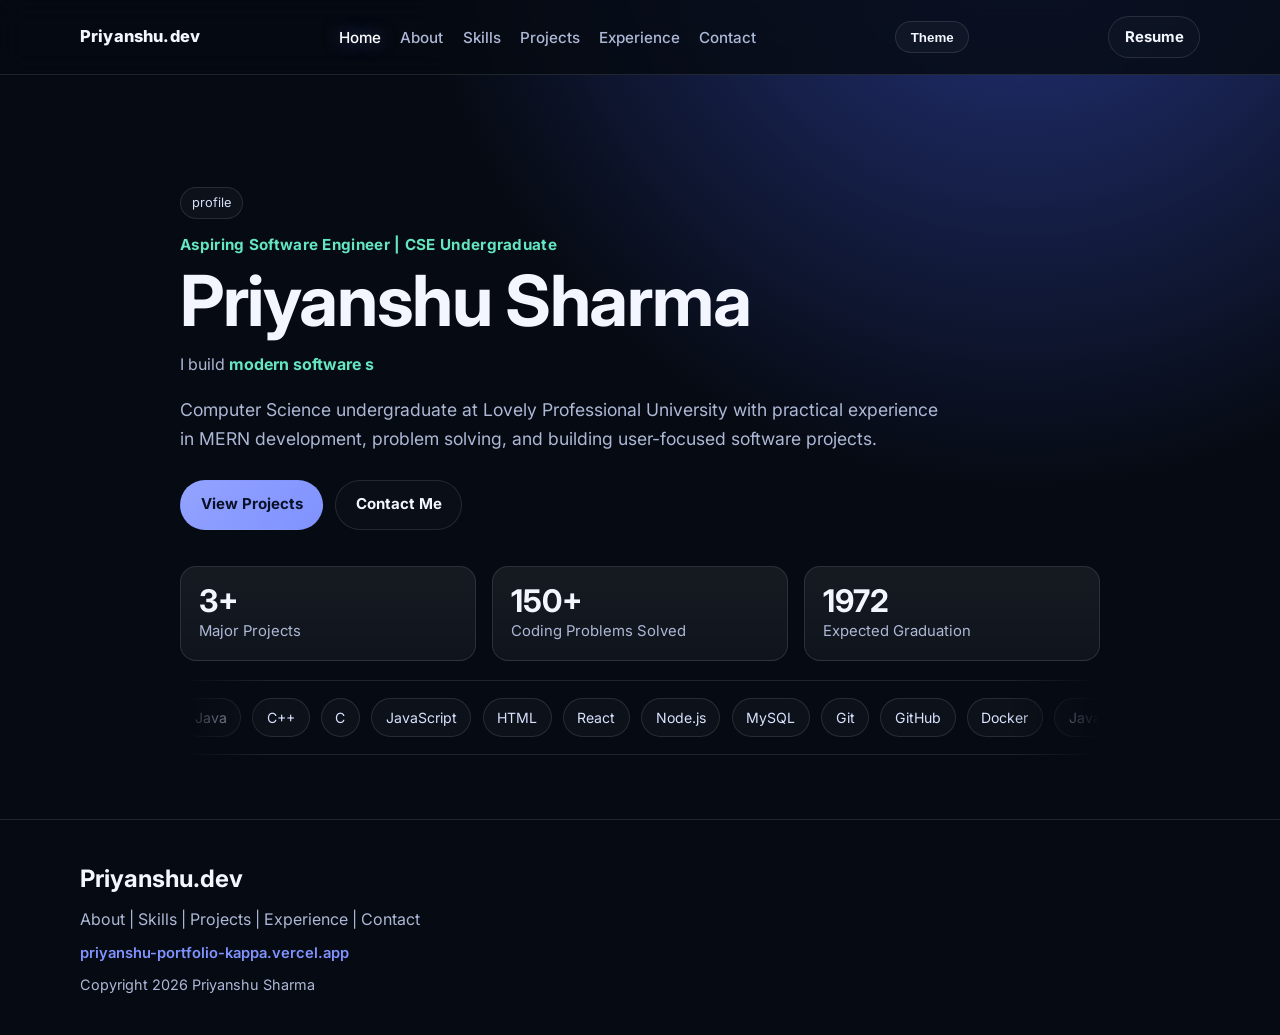
<file: index.html>
<!DOCTYPE html>
<html lang="en">
  <head>
    <meta charset="UTF-8" />
    <meta name="viewport" content="width=device-width, initial-scale=1.0" />
    <meta
      name="description"
      content="Priyanshu Sharma - Portfolio | Aspiring Software Engineer"
    />
    <title>Priyanshu.dev | Portfolio</title>
    <link rel="canonical" href="https://priyanshu-portfolio-kappa.vercel.app/" />
    <meta property="og:url" content="https://priyanshu-portfolio-kappa.vercel.app/" />
    <meta property="og:title" content="Priyanshu Sharma | Portfolio" />
    <meta
      property="og:description"
      content="Aspiring Software Engineer | CSE Undergraduate — MERN, problem solving, user-focused projects."
    />
    <meta property="og:type" content="website" />
    <meta name="twitter:card" content="summary_large_image" />
    <link rel="preconnect" href="https://fonts.googleapis.com" />
    <link rel="preconnect" href="https://fonts.gstatic.com" crossorigin />
    <link
      href="https://fonts.googleapis.com/css2?family=Inter:wght@400;500;600;700;800&display=swap"
      rel="stylesheet"
    />
    <link rel="stylesheet" href="style.css" />
  </head>
  <body>
    <header class="site-header">
      <nav class="container navbar">
        <a href="index.html" class="brand">Priyanshu.dev</a>
        <ul class="menu">
          <li><a href="index.html" class="active">Home</a></li>
          <li><a href="about.html">About</a></li>
          <li><a href="skills.html">Skills</a></li>
          <li><a href="projects.html">Projects</a></li>
          <li><a href="experience.html">Experience</a></li>
          <li><a href="contact.html">Contact</a></li>
        </ul>
        <button class="theme-toggle" id="theme-toggle" aria-label="Toggle theme">
          Theme
        </button>
        <a
          class="resume-btn"
          href="./assets/CV_Priyanshu_Sharma1.pdf"
          target="_blank"
          rel="noreferrer"
          >Resume</a
        >
      </nav>
    </header>

    <main>
      <section class="hero">
        <div class="container hero-wrap">
          <div class="profile-pill">profile</div>
          <p class="tag">Aspiring Software Engineer | CSE Undergraduate</p>
          <h1>Priyanshu Sharma</h1>
          <p class="typed-line">
            I build <span id="typed-role" class="typed-role"></span>
          </p>
          <p class="lead">
            Computer Science undergraduate at Lovely Professional University
            with practical experience in MERN development, problem solving, and
            building user-focused software projects.
          </p>
          <div class="hero-cta">
            <a href="projects.html" class="btn btn-primary">View Projects</a>
            <a href="contact.html" class="btn btn-ghost">Contact Me</a>
          </div>

          <div class="stats">
            <article class="stat-card reveal">
              <h3 class="counter" data-target="3">0</h3>
              <p>Major Projects</p>
            </article>
            <article class="stat-card reveal">
              <h3 class="counter" data-target="150">0</h3>
              <p>Coding Problems Solved</p>
            </article>
            <article class="stat-card reveal">
              <h3 class="counter" data-target="2027">0</h3>
              <p>Expected Graduation</p>
            </article>
          </div>

          <div class="marquee hero-marquee">
            <div class="marquee-track">
              <span>Java</span><span>C++</span><span>C</span><span>JavaScript</span>
              <span>HTML</span><span>React</span><span>Node.js</span>
              <span>MySQL</span><span>Git</span><span>GitHub</span>
              <span>Docker</span>
            </div>
            <div class="marquee-track" aria-hidden="true">
              <span>Java</span><span>C++</span><span>C</span><span>JavaScript</span>
              <span>HTML</span><span>React</span><span>Node.js</span>
              <span>MySQL</span><span>Git</span><span>GitHub</span>
              <span>Docker</span>
            </div>
          </div>
        </div>
      </section>

    </main>

    <footer>
      <div class="container contact-wrap">
        <h2>Priyanshu.dev</h2>
        <p>
          <a href="about.html">About</a> | <a href="skills.html">Skills</a> |
          <a href="projects.html">Projects</a> |
          <a href="experience.html">Experience</a> |
          <a href="contact.html">Contact</a>
        </p>
        <p class="footer-live">
          <a
            href="https://priyanshu-portfolio-kappa.vercel.app/"
            target="_blank"
            rel="noopener noreferrer"
            >priyanshu-portfolio-kappa.vercel.app</a
          >
        </p>
        <p class="copy">Copyright <span id="year"></span> Priyanshu Sharma</p>
      </div>
    </footer>

    <button id="back-to-top" class="back-to-top" aria-label="Back to top">Top</button>
    <script src="script.js"></script>
  </body>
</html>
</file>
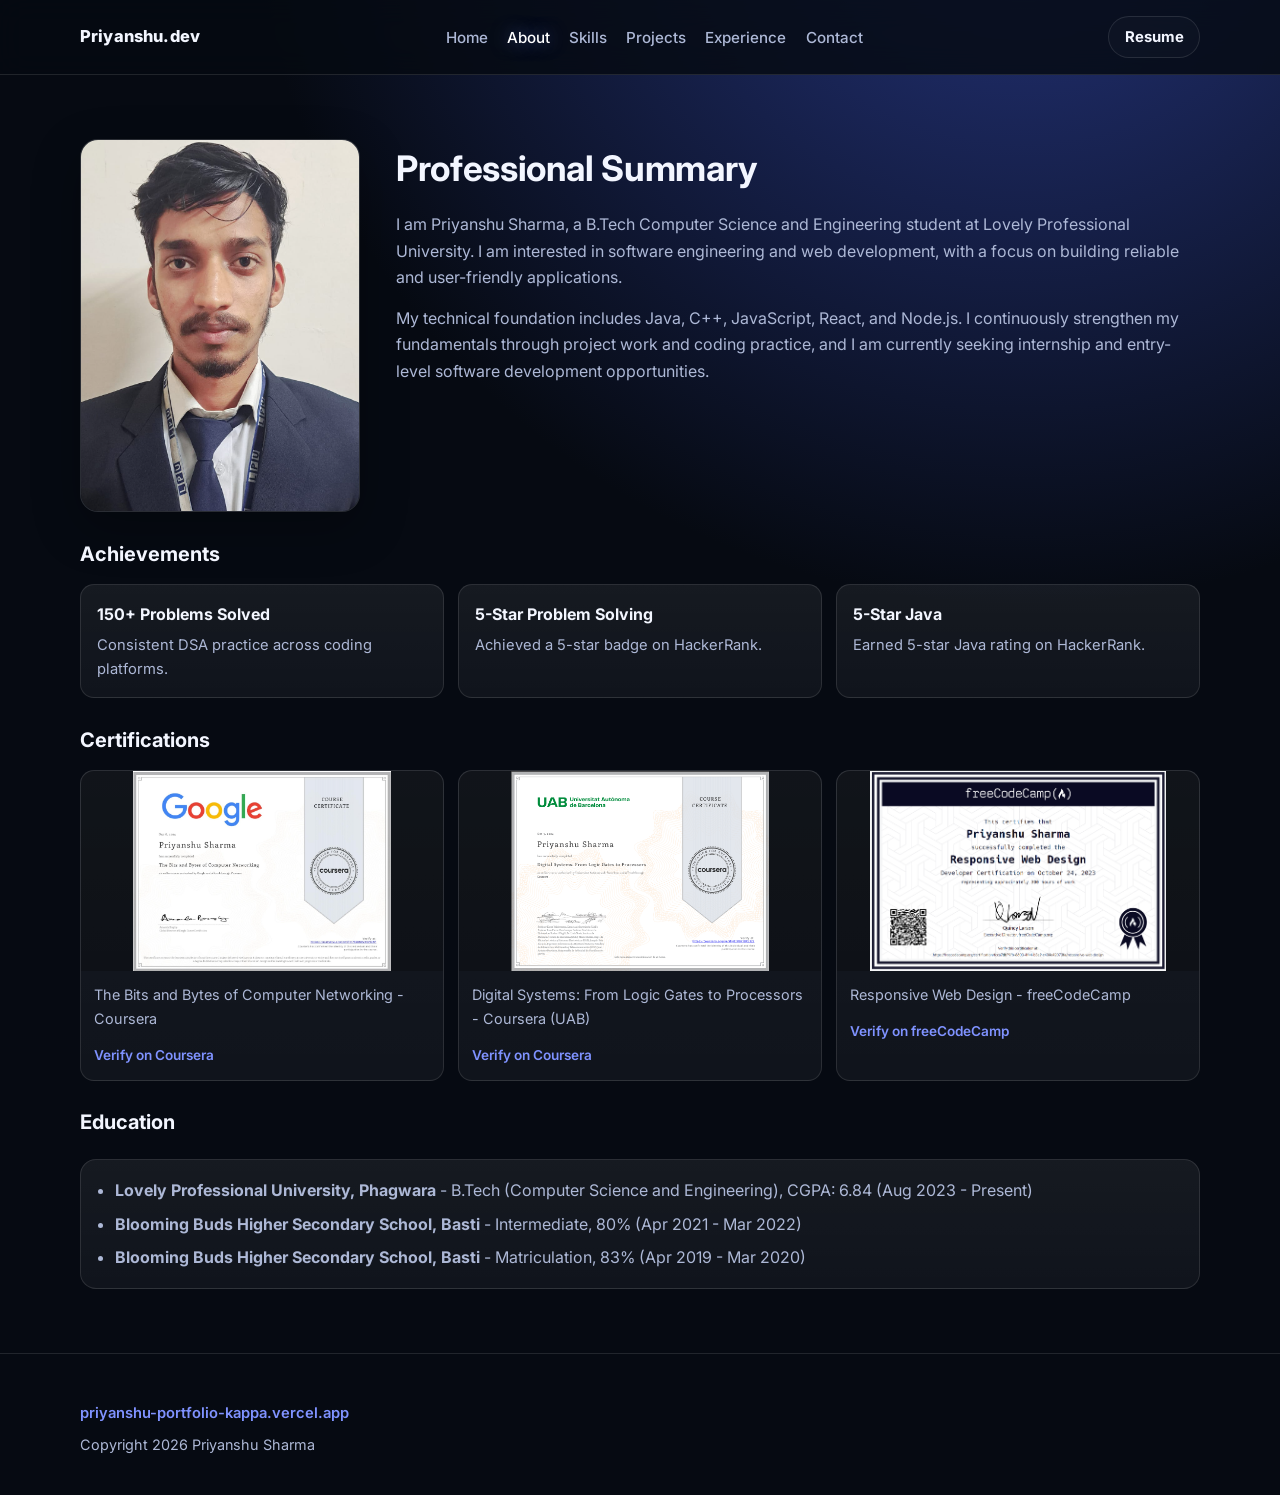
<file: about.html>
<!DOCTYPE html>
<html lang="en">
  <head>
    <meta charset="UTF-8" />
    <meta name="viewport" content="width=device-width, initial-scale=1.0" />
    <title>Priyanshu.dev | About</title>
    <link rel="canonical" href="https://priyanshu-portfolio-kappa.vercel.app/about.html" />
    <link rel="preconnect" href="https://fonts.googleapis.com" />
    <link rel="preconnect" href="https://fonts.gstatic.com" crossorigin />
    <link
      href="https://fonts.googleapis.com/css2?family=Inter:wght@400;500;600;700;800&display=swap"
      rel="stylesheet"
    />
    <link rel="stylesheet" href="style.css" />
  </head>
  <body>
    <header class="site-header">
      <nav class="container navbar">
        <a href="index.html" class="brand">Priyanshu.dev</a>
        <ul class="menu">
          <li><a href="index.html">Home</a></li>
          <li><a href="about.html" class="active">About</a></li>
          <li><a href="skills.html">Skills</a></li>
          <li><a href="projects.html">Projects</a></li>
          <li><a href="experience.html">Experience</a></li>
          <li><a href="contact.html">Contact</a></li>
        </ul>
        <a class="resume-btn" href="./assets/CV_Priyanshu_Sharma1.pdf" target="_blank" rel="noreferrer">Resume</a>
      </nav>
    </header>

    <main class="section">
      <div class="container">
        <section class="about-block reveal about-profile-layout">
          <div class="about-profile-photo-wrap">
            <img
              class="about-profile-img"
              src="./assets/profile-photo.png"
              alt="Priyanshu Sharma — professional headshot"
              width="280"
              height="360"
              loading="lazy"
              onerror="this.onerror=null;this.src='data:image/svg+xml,%3Csvg xmlns=%27http://www.w3.org/2000/svg%27 width=%27280%27 height=%27360%27%3E%3Crect width=%27100%25%27 height=%27100%25%27 fill=%27%231b2645%27/%3E%3Ctext x=%2750%25%27 y=%2750%25%27 text-anchor=%27middle%27 fill=%27%23dbe5ff%27 font-size=%2718%27 font-family=%27Arial%27%3EAdd ./assets/profile-photo.png%3C/text%3E%3C/svg%3E'"
            />
          </div>
          <div class="about-profile-text">
            <h2>Professional Summary</h2>
            <p class="section-text">
              I am Priyanshu Sharma, a B.Tech Computer Science and Engineering
              student at Lovely Professional University. I am interested in software
              engineering and web development, with a focus on building reliable and
              user-friendly applications.
            </p>
            <p class="section-text section-gap-top">
              My technical foundation includes Java, C++, JavaScript, React, and
              Node.js. I continuously strengthen my fundamentals through project
              work and coding practice, and I am currently seeking internship and
              entry-level software development opportunities.
            </p>
          </div>
        </section>

        <section class="about-section-block reveal">
          <h3 class="about-subheading">Achievements</h3>
          <div class="achievement-grid">
            <div class="achievement-item">
              <h4>150+ Problems Solved</h4>
              <p>Consistent DSA practice across coding platforms.</p>
            </div>
            <div class="achievement-item">
              <h4>5-Star Problem Solving</h4>
              <p>Achieved a 5-star badge on HackerRank.</p>
            </div>
            <div class="achievement-item">
              <h4>5-Star Java</h4>
              <p>Earned 5-star Java rating on HackerRank.</p>
            </div>
          </div>
        </section>

        <section class="about-section-block reveal">
          <h3 class="about-subheading">Certifications</h3>
          <div class="certificate-grid">
            <div class="certificate-card">
              <a
                href="https://www.coursera.org/account/accomplishments/verify/7E4MWVXGFGBP"
                target="_blank"
                rel="noopener noreferrer"
                class="certificate-thumb-link"
              >
                <img
                  class="cert-screenshot"
                  src="./assets/coursera-networking-certificate.png"
                  alt="Google Course Certificate: The Bits and Bytes of Computer Networking, completed by Priyanshu Sharma on Coursera, Sep 6 2024"
                  onerror="this.onerror=null;this.src='data:image/svg+xml,%3Csvg xmlns=%27http://www.w3.org/2000/svg%27 width=%27900%27 height=%27520%27%3E%3Crect width=%27100%25%27 height=%27100%25%27 fill=%27%23131b31%27/%3E%3Crect x=%2728%27 y=%2728%27 width=%27844%27 height=%27464%27 rx=%2720%27 fill=%27%231b2645%27 stroke=%27%235f7cf9%27 stroke-width=%273%27/%3E%3Ctext x=%2750%25%27 y=%2745%25%27 text-anchor=%27middle%27 fill=%27%23dbe5ff%27 font-size=%2724%27 font-family=%27Arial%27%3EAdd your screenshot%3C/text%3E%3Ctext x=%2750%25%27 y=%2755%25%27 text-anchor=%27middle%27 fill=%27%238a9bb8%27 font-size=%2717%27 font-family=%27Arial%27%3Eassets/coursera-networking-certificate.png%3C/text%3E%3C/svg%3E'"
                />
              </a>
              <p>The Bits and Bytes of Computer Networking - Coursera</p>
              <a
                href="https://www.coursera.org/account/accomplishments/verify/7E4MWVXGFGBP"
                target="_blank"
                rel="noopener noreferrer"
                class="cert-verify-link"
                >Verify on Coursera</a>
            </div>
            <div class="certificate-card">
              <a
                href="https://www.coursera.org/account/accomplishments/verify/IIY0H1BX532Z"
                target="_blank"
                rel="noopener noreferrer"
                class="certificate-thumb-link"
              >
                <img
                  class="cert-screenshot"
                  src="./assets/coursera-digital-systems-certificate.png"
                  alt="UAB Course Certificate: Digital Systems: From Logic Gates to Processors, completed by Priyanshu Sharma on Coursera, Oct 5 2024"
                  onerror="this.onerror=null;this.src='data:image/svg+xml,%3Csvg xmlns=%27http://www.w3.org/2000/svg%27 width=%27900%27 height=%27520%27%3E%3Crect width=%27100%25%27 height=%27100%25%27 fill=%27%23131b31%27/%3E%3Crect x=%2728%27 y=%2728%27 width=%27844%27 height=%27464%27 rx=%2720%27 fill=%27%231b2645%27 stroke=%27%235f7cf9%27 stroke-width=%273%27/%3E%3Ctext x=%2750%25%27 y=%2745%25%27 text-anchor=%27middle%27 fill=%27%23dbe5ff%27 font-size=%2724%27 font-family=%27Arial%27%3EAdd your screenshot%3C/text%3E%3Ctext x=%2750%25%27 y=%2755%25%27 text-anchor=%27middle%27 fill=%27%238a9bb8%27 font-size=%2717%27 font-family=%27Arial%27%3Eassets/coursera-digital-systems-certificate.png%3C/text%3E%3C/svg%3E'"
                />
              </a>
              <p>Digital Systems: From Logic Gates to Processors - Coursera (UAB)</p>
              <a
                href="https://www.coursera.org/account/accomplishments/verify/IIY0H1BX532Z"
                target="_blank"
                rel="noopener noreferrer"
                class="cert-verify-link"
                >Verify on Coursera</a>
            </div>
            <div class="certificate-card">
              <a
                href="https://www.freecodecamp.org/certification/fcca7db79fb-6603-4f44-b3e9-c434e42073fa/responsive-web-design"
                target="_blank"
                rel="noopener noreferrer"
                class="certificate-thumb-link"
              >
                <img
                  class="cert-screenshot"
                  src="./assets/freecodecamp-responsive-web-design-certificate.png"
                  alt="freeCodeCamp Developer Certification: Responsive Web Design, completed by Priyanshu Sharma, Oct 24 2023"
                  onerror="this.onerror=null;this.src='data:image/svg+xml,%3Csvg xmlns=%27http://www.w3.org/2000/svg%27 width=%27900%27 height=%27520%27%3E%3Crect width=%27100%25%27 height=%27100%25%27 fill=%27%23131b31%27/%3E%3Crect x=%2728%27 y=%2728%27 width=%27844%27 height=%27464%27 rx=%2720%27 fill=%27%231b2645%27 stroke=%27%235f7cf9%27 stroke-width=%273%27/%3E%3Ctext x=%2750%25%27 y=%2745%25%27 text-anchor=%27middle%27 fill=%27%23dbe5ff%27 font-size=%2724%27 font-family=%27Arial%27%3EAdd your screenshot%3C/text%3E%3Ctext x=%2750%25%27 y=%2755%25%27 text-anchor=%27middle%27 fill=%27%238a9bb8%27 font-size=%2717%27 font-family=%27Arial%27%3Eassets/freecodecamp-responsive-web-design-certificate.png%3C/text%3E%3C/svg%3E'"
                />
              </a>
              <p>Responsive Web Design - freeCodeCamp</p>
              <a
                href="https://www.freecodecamp.org/certification/fcca7db79fb-6603-4f44-b3e9-c434e42073fa/responsive-web-design"
                target="_blank"
                rel="noopener noreferrer"
                class="cert-verify-link"
                >Verify on freeCodeCamp</a>
            </div>
          </div>
        </section>

        <section class="about-section-block reveal">
          <h3 class="about-subheading">Education</h3>
          <article class="panel education-panel">
            <ul>
              <li>
                <strong>Lovely Professional University, Phagwara</strong> - B.Tech
                (Computer Science and Engineering), CGPA: 6.84 (Aug 2023 -
                Present)
              </li>
              <li>
                <strong>Blooming Buds Higher Secondary School, Basti</strong> -
                Intermediate, 80% (Apr 2021 - Mar 2022)
              </li>
              <li>
                <strong>Blooming Buds Higher Secondary School, Basti</strong> -
                Matriculation, 83% (Apr 2019 - Mar 2020)
              </li>
            </ul>
          </article>
        </section>

      </div>
    </main>

    <footer>
      <div class="container contact-wrap">
        <p class="footer-live">
          <a
            href="https://priyanshu-portfolio-kappa.vercel.app/"
            target="_blank"
            rel="noopener noreferrer"
            >priyanshu-portfolio-kappa.vercel.app</a
          >
        </p>
        <p class="copy">Copyright <span id="year"></span> Priyanshu Sharma</p>
      </div>
    </footer>
    <script src="script.js"></script>
  </body>
</html>
</file>
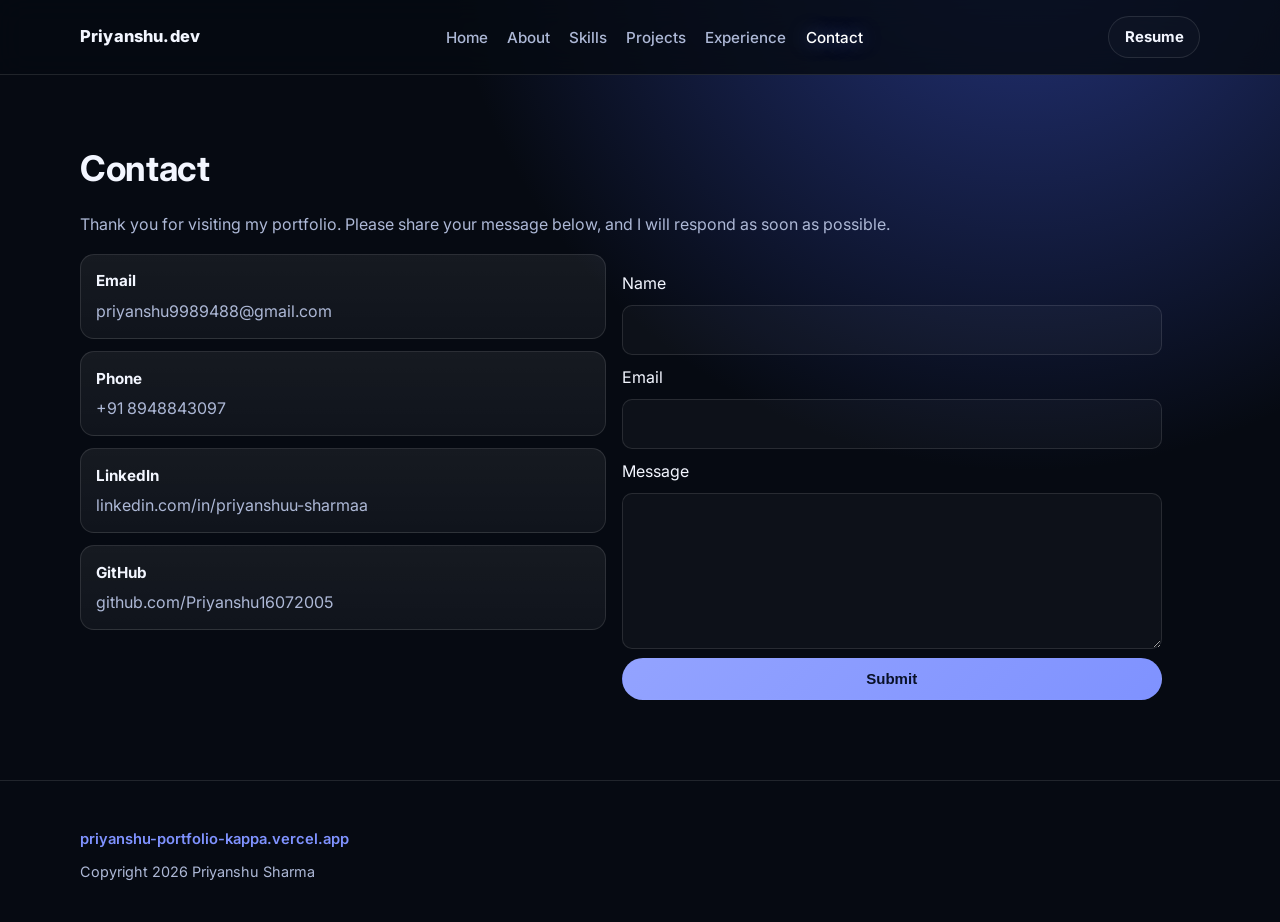
<file: contact.html>
<!DOCTYPE html>
<html lang="en">
  <head>
    <meta charset="UTF-8" />
    <meta name="viewport" content="width=device-width, initial-scale=1.0" />
    <title>Priyanshu.dev | Contact</title>
    <link rel="canonical" href="https://priyanshu-portfolio-kappa.vercel.app/contact.html" />
    <link rel="preconnect" href="https://fonts.googleapis.com" />
    <link rel="preconnect" href="https://fonts.gstatic.com" crossorigin />
    <link
      href="https://fonts.googleapis.com/css2?family=Inter:wght@400;500;600;700;800&display=swap"
      rel="stylesheet"
    />
    <link rel="stylesheet" href="style.css" />
  </head>
  <body>
    <header class="site-header">
      <nav class="container navbar">
        <a href="index.html" class="brand">Priyanshu.dev</a>
        <ul class="menu">
          <li><a href="index.html">Home</a></li>
          <li><a href="about.html">About</a></li>
          <li><a href="skills.html">Skills</a></li>
          <li><a href="projects.html">Projects</a></li>
          <li><a href="experience.html">Experience</a></li>
          <li><a href="contact.html" class="active">Contact</a></li>
        </ul>
        <a class="resume-btn" href="./assets/CV_Priyanshu_Sharma1.pdf" target="_blank" rel="noreferrer">Resume</a>
      </nav>
    </header>

    <main class="section">
      <div class="container">
        <h2 class="reveal">Contact</h2>
        <p class="section-text">
          Thank you for visiting my portfolio. Please share your message below,
          and I will respond as soon as possible.
        </p>
        <div class="contact-two-col">
          <div class="contact-links-col reveal">
            <div class="contact-link-card">
              <h3>Email</h3>
              <a href="mailto:priyanshu9989488@gmail.com">priyanshu9989488@gmail.com</a>
            </div>
            <div class="contact-link-card">
              <h3>Phone</h3>
              <a href="tel:+918948843097">+91 8948843097</a>
            </div>
            <div class="contact-link-card">
              <h3>LinkedIn</h3>
              <a href="https://www.linkedin.com/in/priyanshuu-sharmaa" target="_blank" rel="noreferrer">linkedin.com/in/priyanshuu-sharmaa</a>
            </div>
            <div class="contact-link-card">
              <h3>GitHub</h3>
              <a href="https://github.com/Priyanshu16072005" target="_blank" rel="noreferrer">github.com/Priyanshu16072005</a>
            </div>
          </div>

          <form id="contact-form" class="contact-form reveal">
            <label for="name">Name</label>
            <input id="name" name="name" type="text" required />

            <label for="email">Email</label>
            <input id="email" name="email" type="email" required />

            <label for="message">Message</label>
            <textarea id="message" name="message" rows="5" required></textarea>

            <button class="btn btn-primary" type="submit">Submit</button>
          </form>
        </div>
      </div>
    </main>

    <footer>
      <div class="container contact-wrap">
        <p class="footer-live">
          <a
            href="https://priyanshu-portfolio-kappa.vercel.app/"
            target="_blank"
            rel="noopener noreferrer"
            >priyanshu-portfolio-kappa.vercel.app</a
          >
        </p>
        <p class="copy">Copyright <span id="year"></span> Priyanshu Sharma</p>
      </div>
    </footer>
    <script src="script.js"></script>
  </body>
</html>
</file>
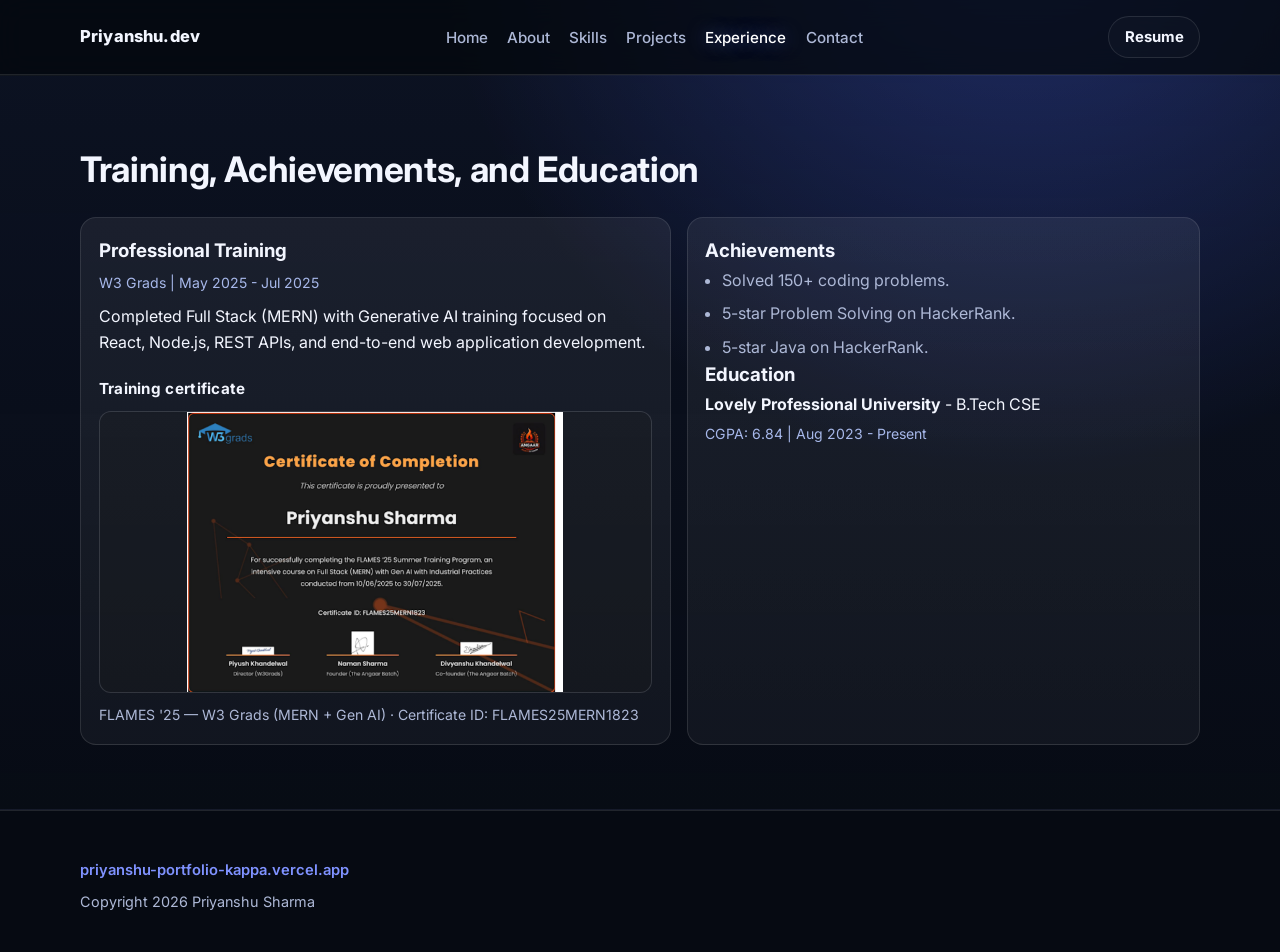
<file: experience.html>
<!DOCTYPE html>
<html lang="en">
  <head>
    <meta charset="UTF-8" />
    <meta name="viewport" content="width=device-width, initial-scale=1.0" />
    <title>Priyanshu.dev | Experience</title>
    <link rel="canonical" href="https://priyanshu-portfolio-kappa.vercel.app/experience.html" />
    <link rel="preconnect" href="https://fonts.googleapis.com" />
    <link rel="preconnect" href="https://fonts.gstatic.com" crossorigin />
    <link
      href="https://fonts.googleapis.com/css2?family=Inter:wght@400;500;600;700;800&display=swap"
      rel="stylesheet"
    />
    <link rel="stylesheet" href="style.css" />
  </head>
  <body>
    <header class="site-header">
      <nav class="container navbar">
        <a href="index.html" class="brand">Priyanshu.dev</a>
        <ul class="menu">
          <li><a href="index.html">Home</a></li>
          <li><a href="about.html">About</a></li>
          <li><a href="skills.html">Skills</a></li>
          <li><a href="projects.html">Projects</a></li>
          <li><a href="experience.html" class="active">Experience</a></li>
          <li><a href="contact.html">Contact</a></li>
        </ul>
        <a class="resume-btn" href="./assets/CV_Priyanshu_Sharma1.pdf" target="_blank" rel="noreferrer">Resume</a>
      </nav>
    </header>

    <main class="section section-dark">
      <div class="container">
        <h2 class="reveal">Training, Achievements, and Education</h2>
        <div class="grid-2">
          <article class="panel reveal">
            <h3>Professional Training</h3>
            <p class="meta">W3 Grads | May 2025 - Jul 2025</p>
            <p>
              Completed Full Stack (MERN) with Generative AI training focused on
              React, Node.js, REST APIs, and end-to-end web application
              development.
            </p>
            <div class="training-cert-section">
              <h4 class="training-cert-heading">Training certificate</h4>
              <div class="certificate-photo training-cert-photo">
                <img
                  src="./assets/training-certificate.png"
                  alt="Certificate of Completion: W3 Grads FLAMES '25 — Full Stack MERN with Gen AI, Priyanshu Sharma, Jun–Jul 2025"
                  loading="lazy"
                  onerror="this.onerror=null;this.src='data:image/svg+xml,%3Csvg xmlns=%27http://www.w3.org/2000/svg%27 width=%27900%27 height=%27520%27%3E%3Crect width=%27100%25%27 height=%27100%25%27 fill=%27%23131b31%27/%3E%3Crect x=%2728%27 y=%2728%27 width=%27844%27 height=%27464%27 rx=%2720%27 fill=%27%231b2645%27 stroke=%27%235f7cf9%27 stroke-width=%273%27/%3E%3Ctext x=%2750%25%27 y=%2745%25%27 text-anchor=%27middle%27 fill=%27%23dbe5ff%27 font-size=%2726%27 font-family=%27Arial%27%3ETraining certificate%3C/text%3E%3Ctext x=%2750%25%27 y=%2755%25%27 text-anchor=%27middle%27 fill=%27%238a9bb8%27 font-size=%2718%27 font-family=%27Arial%27%3EAdd ./assets/training-certificate.png%3C/text%3E%3C/svg%3E'"
                />
              </div>
              <p class="training-cert-caption">
                FLAMES &apos;25 — W3 Grads (MERN + Gen AI) · Certificate ID: FLAMES25MERN1823
              </p>
            </div>
          </article>
          <article class="panel reveal">
            <h3>Achievements</h3>
            <ul>
              <li>Solved 150+ coding problems.</li>
              <li>5-star Problem Solving on HackerRank.</li>
              <li>5-star Java on HackerRank.</li>
            </ul>
            <h3 class="subhead">Education</h3>
            <p><strong>Lovely Professional University</strong> - B.Tech CSE</p>
            <p class="meta">CGPA: 6.84 | Aug 2023 - Present</p>
          </article>
        </div>
      </div>
    </main>

    <footer>
      <div class="container contact-wrap">
        <p class="footer-live">
          <a
            href="https://priyanshu-portfolio-kappa.vercel.app/"
            target="_blank"
            rel="noopener noreferrer"
            >priyanshu-portfolio-kappa.vercel.app</a
          >
        </p>
        <p class="copy">Copyright <span id="year"></span> Priyanshu Sharma</p>
      </div>
    </footer>
    <script src="script.js"></script>
  </body>
</html>
</file>
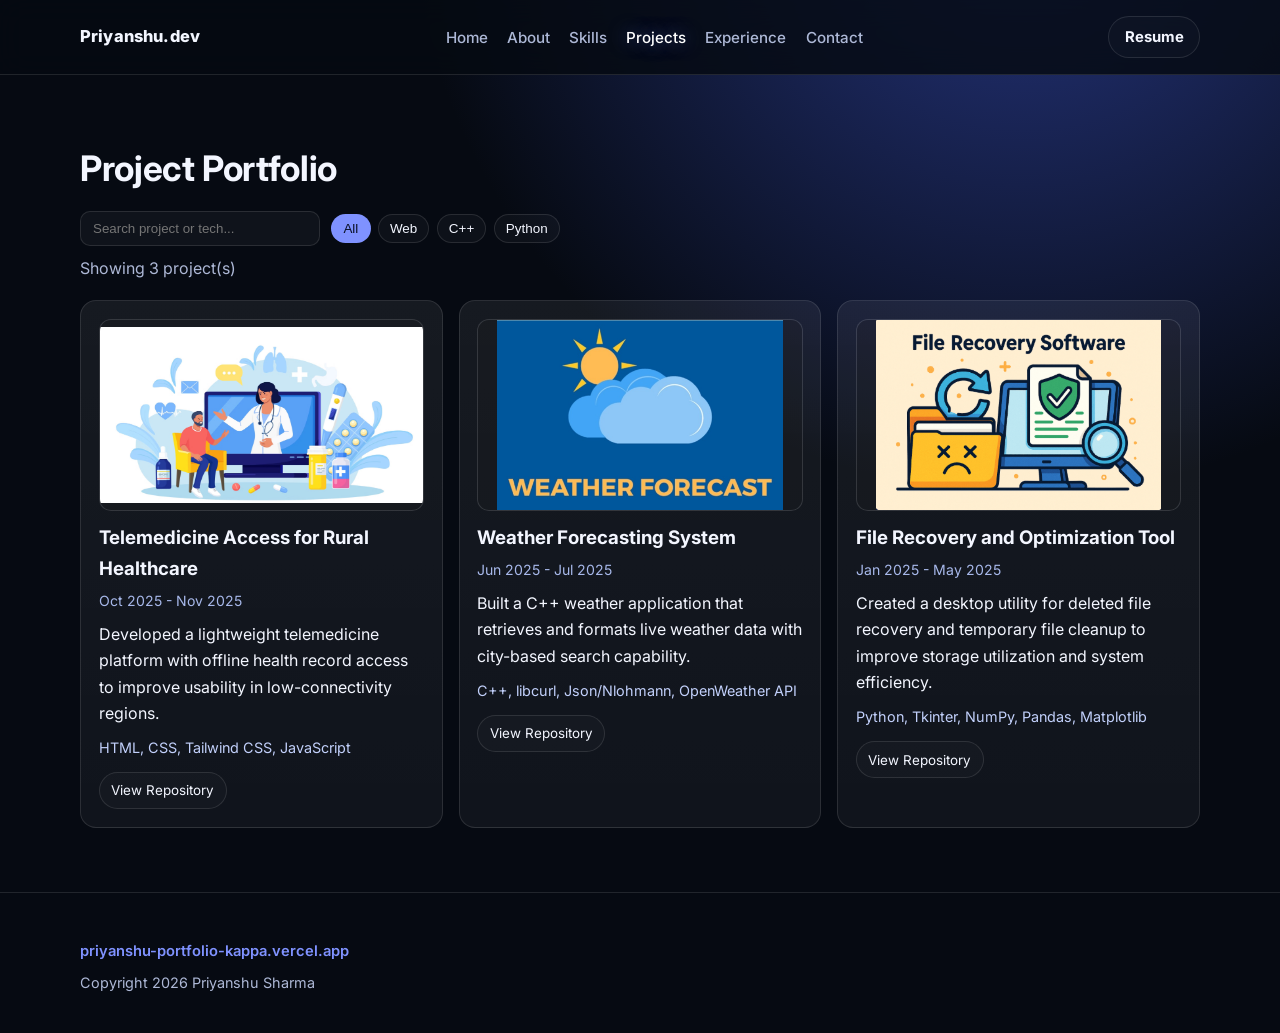
<file: projects.html>
<!DOCTYPE html>
<html lang="en">
  <head>
    <meta charset="UTF-8" />
    <meta name="viewport" content="width=device-width, initial-scale=1.0" />
    <title>Priyanshu.dev | Projects</title>
    <link rel="canonical" href="https://priyanshu-portfolio-kappa.vercel.app/projects.html" />
    <link rel="preconnect" href="https://fonts.googleapis.com" />
    <link rel="preconnect" href="https://fonts.gstatic.com" crossorigin />
    <link
      href="https://fonts.googleapis.com/css2?family=Inter:wght@400;500;600;700;800&display=swap"
      rel="stylesheet"
    />
    <link rel="stylesheet" href="style.css" />
  </head>
  <body>
    <header class="site-header">
      <nav class="container navbar">
        <a href="index.html" class="brand">Priyanshu.dev</a>
        <ul class="menu">
          <li><a href="index.html">Home</a></li>
          <li><a href="about.html">About</a></li>
          <li><a href="skills.html">Skills</a></li>
          <li><a href="projects.html" class="active">Projects</a></li>
          <li><a href="experience.html">Experience</a></li>
          <li><a href="contact.html">Contact</a></li>
        </ul>
        <a class="resume-btn" href="./assets/CV_Priyanshu_Sharma1.pdf" target="_blank" rel="noreferrer">Resume</a>
      </nav>
    </header>

    <main class="section">
      <div class="container">
        <h2 class="reveal">Project Portfolio</h2>
        <div class="project-controls reveal">
          <input
            type="text"
            id="project-search"
            placeholder="Search project or tech..."
            aria-label="Search projects"
          />
          <div class="filter-chips">
            <button class="chip active" data-filter="all">All</button>
            <button class="chip" data-filter="web">Web</button>
            <button class="chip" data-filter="cpp">C++</button>
            <button class="chip" data-filter="python">Python</button>
          </div>
        </div>
        <p id="project-result" class="section-text" style="margin-top: 0.55rem"></p>
        <div class="grid-3">
          <article class="project reveal project-item" data-tags="web javascript html css telemedicine localstorage">
            <div class="project-photo">
              <img
                src="./assets/project-telemedicine.png"
                alt="Telemedicine illustration: patient and doctor on a video call with medical icons"
                loading="lazy"
                onerror="this.onerror=null;this.src='data:image/svg+xml,%3Csvg xmlns=%27http://www.w3.org/2000/svg%27 width=%27900%27 height=%27520%27%3E%3Crect width=%27100%25%27 fill=%27%23131b31%27/%3E%3Ctext x=%2750%25%27 y=%2750%25%27 text-anchor=%27middle%27 fill=%27%23dbe5ff%27 font-size=%2730%27%3ETelemedicine%3C/text%3E%3C/svg%3E'"
              />
            </div>
            <h3>Telemedicine Access for Rural Healthcare</h3>
            <p class="meta">Oct 2025 - Nov 2025</p>
            <p>
              Developed a lightweight telemedicine platform with offline health
              record access to improve usability in low-connectivity regions.
            </p>
            <p class="stack">HTML, CSS, Tailwind CSS, JavaScript</p>
            <a
              class="repo-link"
              href="https://github.com/search?q=telemedicine+user%3APriyanshu16072005&type=repositories"
              target="_blank"
              rel="noreferrer"
              >View Repository</a
            >
          </article>
          <article class="project reveal project-item" data-tags="cpp c++ weather api forecast">
            <div class="project-photo">
              <img
                src="./assets/project-weather-forecast.png"
                alt="Weather forecast graphic with sun and clouds"
                loading="lazy"
                onerror="this.onerror=null;this.src='data:image/svg+xml,%3Csvg xmlns=%27http://www.w3.org/2000/svg%27 width=%27900%27 height=%27520%27%3E%3Crect width=%27100%25%27 fill=%27%23131b31%27/%3E%3Ctext x=%2750%25%27 y=%2750%25%27 text-anchor=%27middle%27 fill=%27%23dbe5ff%27 font-size=%2730%27%3EWeather%3C/text%3E%3C/svg%3E'"
              />
            </div>
            <h3>Weather Forecasting System</h3>
            <p class="meta">Jun 2025 - Jul 2025</p>
            <p>
              Built a C++ weather application that retrieves and formats live
              weather data with city-based search capability.
            </p>
            <p class="stack">C++, libcurl, Json/Nlohmann, OpenWeather API</p>
            <a
              class="repo-link"
              href="https://github.com/search?q=weather+user%3APriyanshu16072005&type=repositories"
              target="_blank"
              rel="noreferrer"
              >View Repository</a
            >
          </article>
          <article class="project reveal project-item" data-tags="python recovery optimization storage tkinter">
            <div class="project-photo">
              <img
                src="./assets/project-file-recovery.png"
                alt="File recovery software illustration with monitor, folder, and restore icon"
                loading="lazy"
                onerror="this.onerror=null;this.src='data:image/svg+xml,%3Csvg xmlns=%27http://www.w3.org/2000/svg%27 width=%27900%27 height=%27520%27%3E%3Crect width=%27100%25%27 fill=%27%23131b31%27/%3E%3Ctext x=%2750%25%27 y=%2750%25%27 text-anchor=%27middle%27 fill=%27%23dbe5ff%27 font-size=%2730%27%3EFile recovery%3C/text%3E%3C/svg%3E'"
              />
            </div>
            <h3>File Recovery and Optimization Tool</h3>
            <p class="meta">Jan 2025 - May 2025</p>
            <p>
              Created a desktop utility for deleted file recovery and temporary
              file cleanup to improve storage utilization and system efficiency.
            </p>
            <p class="stack">Python, Tkinter, NumPy, Pandas, Matplotlib</p>
            <a
              class="repo-link"
              href="https://github.com/search?q=file+recovery+user%3APriyanshu16072005&type=repositories"
              target="_blank"
              rel="noreferrer"
              >View Repository</a
            >
          </article>
        </div>
      </div>
    </main>

    <footer>
      <div class="container contact-wrap">
        <p class="footer-live">
          <a
            href="https://priyanshu-portfolio-kappa.vercel.app/"
            target="_blank"
            rel="noopener noreferrer"
            >priyanshu-portfolio-kappa.vercel.app</a
          >
        </p>
        <p class="copy">Copyright <span id="year"></span> Priyanshu Sharma</p>
      </div>
    </footer>
    <script src="script.js"></script>
  </body>
</html>
</file>
<file: style.css>
:root {
  --bg: #060a12;
  --bg-soft: #0e1422;
  --text: #f3f6ff;
  --muted: #adb8d6;
  --line: rgba(255, 255, 255, 0.11);
  --primary: #7f92ff;
  --primary-2: #64e6c0;
  --card: rgba(255, 255, 255, 0.045);
  --card-strong: rgba(255, 255, 255, 0.065);
}

body[data-theme="light"] {
  --bg: #f2f5ff;
  --bg-soft: #ffffff;
  --text: #111628;
  --muted: #4c5778;
  --line: rgba(12, 18, 35, 0.14);
  --card: rgba(255, 255, 255, 0.9);
  --card-strong: rgba(255, 255, 255, 0.96);
}

* {
  margin: 0;
  padding: 0;
  box-sizing: border-box;
}

html {
  scroll-behavior: smooth;
}

body {
  font-family: "Inter", sans-serif;
  background: radial-gradient(circle at 80% -12%, #263682, transparent 40%), var(--bg);
  color: var(--text);
  line-height: 1.65;
}

a {
  text-decoration: none;
  color: inherit;
}

.container {
  width: min(1120px, 92%);
  margin: 0 auto;
}

.site-header {
  position: sticky;
  top: 0;
  z-index: 100;
  border-bottom: 1px solid var(--line);
  background: rgba(6, 10, 18, 0.82);
  backdrop-filter: blur(14px);
}

.navbar {
  min-height: 74px;
  display: flex;
  justify-content: space-between;
  align-items: center;
  gap: 1.2rem;
}

.brand {
  font-weight: 800;
  letter-spacing: 0.15px;
  font-size: 1.03rem;
}

.menu {
  list-style: none;
  display: flex;
  gap: 1.2rem;
  color: var(--muted);
  font-weight: 500;
}

.menu a {
  font-size: 0.95rem;
}

.menu a:hover {
  color: #fff;
}

.menu a.active {
  color: #fff;
  text-shadow: 0 0 18px rgba(127, 146, 255, 0.55);
}

.resume-btn {
  border: 1px solid var(--line);
  padding: 0.48rem 0.96rem;
  border-radius: 999px;
  font-weight: 700;
  font-size: 0.93rem;
  background: rgba(255, 255, 255, 0.02);
  transition: border-color 0.25s ease, transform 0.25s ease, background 0.25s ease;
}

.theme-toggle {
  border: 1px solid var(--line);
  background: rgba(255, 255, 255, 0.03);
  color: var(--text);
  border-radius: 999px;
  padding: 0.48rem 0.9rem;
  font-weight: 700;
  cursor: pointer;
}

.resume-btn:hover {
  border-color: #fff;
  transform: translateY(-1px);
  background: rgba(255, 255, 255, 0.07);
}

.hero {
  padding: 7rem 0 4rem;
}

.hero-wrap {
  max-width: 920px;
}

.tag {
  color: var(--primary-2);
  font-weight: 700;
  letter-spacing: 0.02em;
  font-size: 0.95rem;
}

.profile-pill {
  display: inline-block;
  padding: 0.28rem 0.7rem;
  border-radius: 999px;
  border: 1px solid var(--line);
  background: rgba(255, 255, 255, 0.03);
  color: #d6def9;
  font-size: 0.8rem;
  margin-bottom: 0.8rem;
}

h1 {
  margin-top: 0.35rem;
  font-size: clamp(2.5rem, 6.6vw, 4.4rem);
  line-height: 1.08;
  letter-spacing: -0.02em;
}

.lead {
  margin-top: 1.1rem;
  color: var(--muted);
  max-width: 760px;
  font-size: clamp(1rem, 1.7vw, 1.1rem);
}

.typed-line {
  margin-top: 0.8rem;
  color: var(--muted);
}

.typed-role {
  color: var(--primary-2);
  font-weight: 700;
}

.hero-cta {
  margin-top: 1.65rem;
  display: flex;
  gap: 0.75rem;
  flex-wrap: wrap;
}

.btn {
  padding: 0.72rem 1.22rem;
  border-radius: 999px;
  font-weight: 700;
  border: 1px solid transparent;
  transition: transform 0.25s ease, box-shadow 0.25s ease;
  font-size: 0.94rem;
}

.btn:hover {
  transform: translateY(-2px);
  box-shadow: 0 8px 20px rgba(109, 133, 255, 0.25);
}

.btn-primary {
  color: #091128;
  background: linear-gradient(135deg, #93a3ff, var(--primary));
}

.btn-ghost {
  border-color: var(--line);
  background: rgba(255, 255, 255, 0.02);
}

.stats {
  margin-top: 2.3rem;
  display: grid;
  grid-template-columns: repeat(3, minmax(0, 1fr));
  gap: 1rem;
}

.stat-card {
  background: linear-gradient(180deg, var(--card-strong), var(--card));
  border: 1px solid var(--line);
  border-radius: 16px;
  padding: 1.05rem 1.1rem;
  transition: transform 0.25s ease, border-color 0.25s ease;
}

.stat-card:hover {
  transform: translateY(-4px);
  border-color: rgba(255, 255, 255, 0.3);
}

.stat-card h3 {
  font-size: 1.95rem;
  line-height: 1.1;
}

.stat-card p {
  color: var(--muted);
  font-size: 0.93rem;
}

.section {
  padding: 4rem 0;
}

.section h2 {
  font-size: clamp(1.55rem, 4vw, 2.2rem);
  margin-bottom: 0.9rem;
  letter-spacing: -0.01em;
}

.section-text {
  color: var(--muted);
  max-width: 820px;
}

.section-dark {
  background: linear-gradient(
    180deg,
    rgba(22, 31, 62, 0.34),
    rgba(14, 21, 38, 0.14)
  );
  border-top: 1px solid rgba(255, 255, 255, 0.04);
  border-bottom: 1px solid rgba(255, 255, 255, 0.04);
}

.skill-cloud {
  margin-top: 1.1rem;
  display: flex;
  flex-wrap: wrap;
  gap: 0.7rem;
}

.skill-cloud span {
  border: 1px solid var(--line);
  background: rgba(255, 255, 255, 0.03);
  border-radius: 999px;
  padding: 0.45rem 0.85rem;
  font-size: 0.9rem;
  font-weight: 500;
}

.marquee {
  width: 100%;
  overflow: hidden;
  margin-top: 1.45rem;
  border-top: 1px solid var(--line);
  border-bottom: 1px solid var(--line);
  padding: 1.05rem 0;
  display: flex;
  mask-image: linear-gradient(to right, transparent, black 10%, black 90%, transparent);
}

.skills-start-label {
  margin-top: 1rem;
  font-weight: 700;
  color: var(--muted);
}

.tools-section {
  overflow: hidden;
  position: relative;
}

.tools-inner {
  position: relative;
  min-height: 180px;
}

.tools-strip {
  position: relative;
  margin-top: 0.8rem;
}

.hero-marquee {
  margin-top: 1.2rem;
}

.marquee-track {
  display: flex;
  align-items: center;
  gap: 0.7rem;
  min-width: max-content;
  padding-right: 0.7rem;
  animation: floatSkills 22s linear infinite;
}

.marquee-track span {
  border: 1px solid var(--line);
  background: rgba(255, 255, 255, 0.03);
  border-radius: 999px;
  padding: 0.45rem 0.85rem;
  font-size: 0.88rem;
  color: #d9e2ff;
}

@keyframes floatSkills {
  from {
    transform: translateX(0);
  }
  to {
    transform: translateX(-100%);
  }
}

.grid-3 {
  margin-top: 1.2rem;
  display: grid;
  grid-template-columns: repeat(3, minmax(0, 1fr));
  gap: 1rem;
}

.project,
.panel {
  background: linear-gradient(180deg, var(--card-strong), var(--card));
  border: 1px solid var(--line);
  border-radius: 16px;
  padding: 1.1rem;
  transition: transform 0.25s ease, border-color 0.25s ease;
}

.project:hover,
.panel:hover {
  transform: translateY(-4px);
  border-color: rgba(255, 255, 255, 0.3);
}

.project .meta,
.panel .meta {
  color: #a7b8ea;
  font-size: 0.88rem;
  margin: 0.25rem 0 0.55rem;
}

.stack {
  margin-top: 0.62rem;
  color: #c2d0fb;
  font-size: 0.9rem;
}

.project-controls {
  display: flex;
  flex-wrap: wrap;
  gap: 0.7rem;
  align-items: center;
  margin-top: 0.75rem;
}

#project-search {
  background: rgba(255, 255, 255, 0.04);
  border: 1px solid var(--line);
  color: var(--text);
  border-radius: 10px;
  padding: 0.55rem 0.75rem;
  min-width: 240px;
}

.filter-chips {
  display: flex;
  gap: 0.45rem;
  flex-wrap: wrap;
}

.chip {
  border: 1px solid var(--line);
  background: rgba(255, 255, 255, 0.03);
  color: var(--text);
  border-radius: 999px;
  padding: 0.38rem 0.7rem;
  cursor: pointer;
  font-size: 0.84rem;
}

.chip.active {
  background: var(--primary);
  color: #0a1126;
  border-color: transparent;
}

.project-item.is-hidden {
  display: none;
}

.project-photo {
  border: 1px solid var(--line);
  border-radius: 12px;
  overflow: hidden;
  margin-bottom: 0.75rem;
  background: rgba(255, 255, 255, 0.03);
}

.project-photo img {
  display: block;
  width: 100%;
  height: 190px;
  object-fit: contain;
  background: rgba(0, 0, 0, 0.18);
}

.repo-link {
  display: inline-block;
  margin-top: 0.75rem;
  padding: 0.4rem 0.72rem;
  border: 1px solid var(--line);
  border-radius: 999px;
  font-size: 0.84rem;
  background: rgba(255, 255, 255, 0.02);
}

.grid-2 {
  margin-top: 1.2rem;
  display: grid;
  grid-template-columns: 1.15fr 1fr;
  gap: 1rem;
}

.panel ul {
  padding-left: 1.05rem;
  color: var(--muted);
  display: grid;
  gap: 0.45rem;
}

.about-block {
  margin-bottom: 1.6rem;
}

.about-profile-layout {
  display: grid;
  grid-template-columns: minmax(200px, 280px) minmax(0, 1fr);
  gap: clamp(1.25rem, 4vw, 2.25rem);
  align-items: start;
}

.about-profile-photo-wrap {
  border-radius: 18px;
  overflow: hidden;
  border: 1px solid var(--line);
  background: rgba(255, 255, 255, 0.04);
  box-shadow: 0 16px 48px rgba(0, 0, 0, 0.28);
  max-width: 280px;
  width: 100%;
  aspect-ratio: 3 / 4;
}

.about-profile-img {
  display: block;
  width: 100%;
  height: 100%;
  object-fit: cover;
  object-position: center top;
}

.about-profile-text h2 {
  margin-top: 0;
}

@media (max-width: 768px) {
  .about-profile-layout {
    grid-template-columns: 1fr;
    justify-items: center;
    text-align: center;
  }

  .about-profile-text {
    text-align: left;
  }

  .about-profile-photo-wrap {
    max-width: 240px;
    margin: 0 auto;
  }
}

.section-gap-top {
  margin-top: 0.9rem;
}

.about-row-gap {
  margin-top: 1.6rem;
}

.certificates-panel {
  display: grid;
  gap: 0.75rem;
}

.certificate-photo {
  border: 1px solid var(--line);
  border-radius: 12px;
  overflow: hidden;
  background: rgba(255, 255, 255, 0.03);
}

.certificate-photo img {
  display: block;
  width: 100%;
  height: 210px;
  object-fit: cover;
}

.upload-label {
  font-size: 0.88rem;
  color: var(--muted);
  font-weight: 600;
}

#certificate-upload {
  border: 1px dashed var(--line);
  border-radius: 10px;
  padding: 0.55rem;
  background: rgba(255, 255, 255, 0.02);
  color: var(--text);
}

.training-cert-section {
  margin-top: 1.25rem;
  display: grid;
  gap: 0.65rem;
}

.training-cert-heading {
  margin: 0;
  font-size: 0.95rem;
  font-weight: 700;
  color: var(--text);
  letter-spacing: 0.02em;
}

.training-cert-photo img {
  height: auto;
  min-height: 180px;
  max-height: 280px;
  object-fit: contain;
  background: rgba(0, 0, 0, 0.2);
}

.training-cert-caption {
  font-size: 0.88rem;
  color: var(--muted);
  margin: 0;
}

.education-panel {
  margin-top: 1.2rem;
}

.about-section-block {
  margin-top: 1.6rem;
}

.about-subheading {
  margin-bottom: 0.8rem;
  font-size: 1.25rem;
}

.achievement-grid {
  display: grid;
  gap: 0.9rem;
  grid-template-columns: repeat(3, minmax(0, 1fr));
}

.achievement-item {
  border: 1px solid var(--line);
  border-radius: 14px;
  background: linear-gradient(180deg, var(--card-strong), var(--card));
  padding: 1rem;
}

.achievement-item h4 {
  font-size: 1rem;
  margin-bottom: 0.35rem;
}

.achievement-item p {
  color: var(--muted);
  font-size: 0.92rem;
}

.certificate-grid {
  display: grid;
  gap: 0.9rem;
  grid-template-columns: repeat(3, minmax(0, 1fr));
}

.certificate-card {
  border: 1px solid var(--line);
  border-radius: 14px;
  overflow: hidden;
  background: linear-gradient(180deg, var(--card-strong), var(--card));
}

.certificate-card img {
  width: 100%;
  height: 170px;
  object-fit: cover;
  display: block;
}

.certificate-card img.cert-screenshot {
  height: 200px;
  object-fit: contain;
  background: rgba(0, 0, 0, 0.22);
}

.certificate-card p {
  padding: 0.8rem;
  color: var(--muted);
  font-size: 0.9rem;
}

.certificate-thumb-link {
  display: block;
  line-height: 0;
}

.certificate-thumb-link:focus-visible {
  outline: 2px solid var(--primary);
  outline-offset: 2px;
}

.cert-verify-link {
  display: block;
  padding: 0 0.8rem 0.85rem;
  font-size: 0.85rem;
  font-weight: 600;
  color: var(--primary);
}

.cert-verify-link:hover {
  text-decoration: underline;
}

.contact-links-panel p {
  color: var(--muted);
}

.contact-links-panel a:hover {
  color: #fff;
}

footer {
  border-top: 1px solid var(--line);
  padding: 2.4rem 0;
}

.contact-wrap p {
  color: var(--muted);
  margin-top: 0.5rem;
}

.contact-wrap a:hover {
  color: #fff;
}

.footer-live {
  margin-top: 0.75rem;
  margin-bottom: 0;
  font-size: 0.92rem;
}

.footer-live a {
  color: var(--primary);
  font-weight: 600;
}

.footer-live a:hover {
  text-decoration: underline;
}

.copy {
  margin-top: 1rem;
  font-size: 0.9rem;
}

.contact-form {
  margin: 1rem 0;
  display: grid;
  gap: 0.55rem;
  max-width: 540px;
}

.contact-form input,
.contact-form textarea {
  border: 1px solid var(--line);
  border-radius: 10px;
  padding: 0.68rem 0.78rem;
  background: rgba(255, 255, 255, 0.03);
  color: var(--text);
  font: inherit;
}

.contact-two-col {
  margin-top: 1rem;
  display: grid;
  grid-template-columns: 1fr 1.1fr;
  gap: 1rem;
  align-items: start;
}

.contact-links-col {
  display: grid;
  gap: 0.75rem;
}

.contact-link-card {
  border: 1px solid var(--line);
  border-radius: 14px;
  padding: 0.85rem 0.95rem;
  background: linear-gradient(180deg, var(--card-strong), var(--card));
}

.contact-link-card h3 {
  font-size: 0.95rem;
  margin-bottom: 0.28rem;
}

.contact-link-card a {
  color: var(--muted);
  word-break: break-word;
}

.contact-link-card a:hover {
  color: #fff;
}

.back-to-top {
  position: fixed;
  right: 22px;
  bottom: 22px;
  z-index: 99;
  border: 1px solid var(--line);
  background: var(--card-strong);
  color: var(--text);
  border-radius: 999px;
  padding: 0.48rem 0.74rem;
  cursor: pointer;
  opacity: 0;
  visibility: hidden;
  transform: translateY(8px);
  transition: 0.25s ease;
}

.back-to-top.show {
  opacity: 1;
  visibility: visible;
  transform: translateY(0);
}

.reveal {
  opacity: 0;
  transform: translateY(20px);
  transition: opacity 0.6s ease, transform 0.6s ease;
}

.reveal.is-visible {
  opacity: 1;
  transform: translateY(0);
}

@media (prefers-reduced-motion: reduce) {
  .marquee-track {
    animation: none;
  }

  .reveal,
  .reveal.is-visible,
  .btn,
  .stat-card,
  .project,
  .panel,
  .resume-btn {
    transition: none;
    transform: none;
  }
}

@media (max-width: 980px) {
  .hero {
    padding-top: 6rem;
  }

  .menu {
    display: none;
  }

  .theme-toggle {
    display: none;
  }

  .grid-3 {
    grid-template-columns: 1fr;
  }

  .grid-2 {
    grid-template-columns: 1fr;
  }

  .achievement-grid,
  .certificate-grid {
    grid-template-columns: 1fr;
  }

  .contact-two-col {
    grid-template-columns: 1fr;
  }
}

@media (max-width: 640px) {
  .hero {
    padding-top: 5rem;
  }

  .stats {
    grid-template-columns: 1fr;
  }
}
</file>
